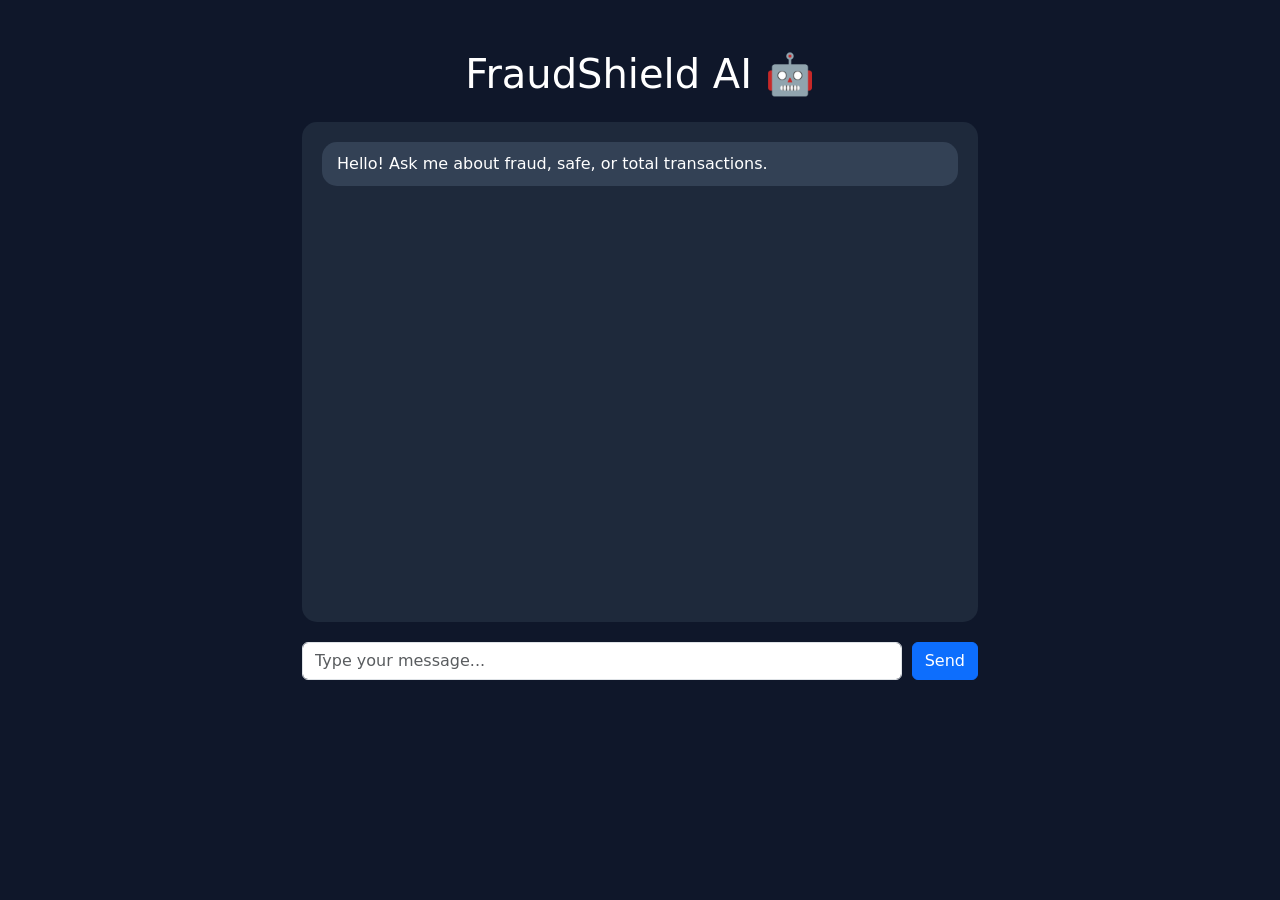
<file: backend/ai_assistant/templates/ai_assistant/chat.html>
<!DOCTYPE html>
<html lang="en">
<head>
    <meta charset="UTF-8">
    <meta name="viewport"
          content="width=device-width, initial-scale=1.0">

    <title>FraudShield AI Assistant</title>

    <link href="https://cdn.jsdelivr.net/npm/bootstrap@5.3.3/dist/css/bootstrap.min.css"
          rel="stylesheet">

    <style>

        body{
            background: #0f172a;
            color: white;
        }

        .chat-container{
            max-width: 700px;
            margin: 50px auto;
        }

        .chat-box{
            background: #1e293b;
            height: 500px;
            overflow-y: auto;
            padding: 20px;
            border-radius: 15px;
        }

        .user-message{
            background: #2563eb;
            padding: 10px 15px;
            border-radius: 15px;
            margin-bottom: 15px;
            text-align: right;
        }

        .bot-message{
            background: #334155;
            padding: 10px 15px;
            border-radius: 15px;
            margin-bottom: 15px;
        }

        .input-area{
            margin-top: 20px;
            display: flex;
            gap: 10px;
        }

    </style>

</head>
<body>

<div class="container chat-container">

    <h1 class="text-center mb-4">
        FraudShield AI 🤖
    </h1>

    <div id="chat-box" class="chat-box">

        <div class="bot-message">
            Hello! Ask me about fraud,
            safe, or total transactions.
        </div>

    </div>

    <div class="input-area">

        <input
            type="text"
            id="user-input"
            class="form-control"
            placeholder="Type your message..."
        >

        <button
            class="btn btn-primary"
            onclick="sendMessage()"
        >
            Send
        </button>

    </div>

</div>

<script>

async function sendMessage(){

    const input = document.getElementById(
        'user-input'
    );

    const message = input.value;

    if(message.trim() === ''){
        return;
    }

    const chatBox = document.getElementById(
        'chat-box'
    );

    // User Message

    chatBox.innerHTML += `
        <div class="user-message">
            ${message}
        </div>
    `;

    // Clear Input

    input.value = '';

    // Send to Django API

    const response = await fetch(
        '/ai-assistant/chat/',
        {
            method: 'POST',

            headers: {
                'Content-Type': 'application/json'
            },

            body: JSON.stringify({
                message: message
            })
        }
    );

    const data = await response.json();

    // Bot Reply

    chatBox.innerHTML += `
        <div class="bot-message">
            ${data.reply}
        </div>
    `;

    // Auto Scroll

    chatBox.scrollTop = chatBox.scrollHeight;
}

</script>

</body>
</html>
</file>
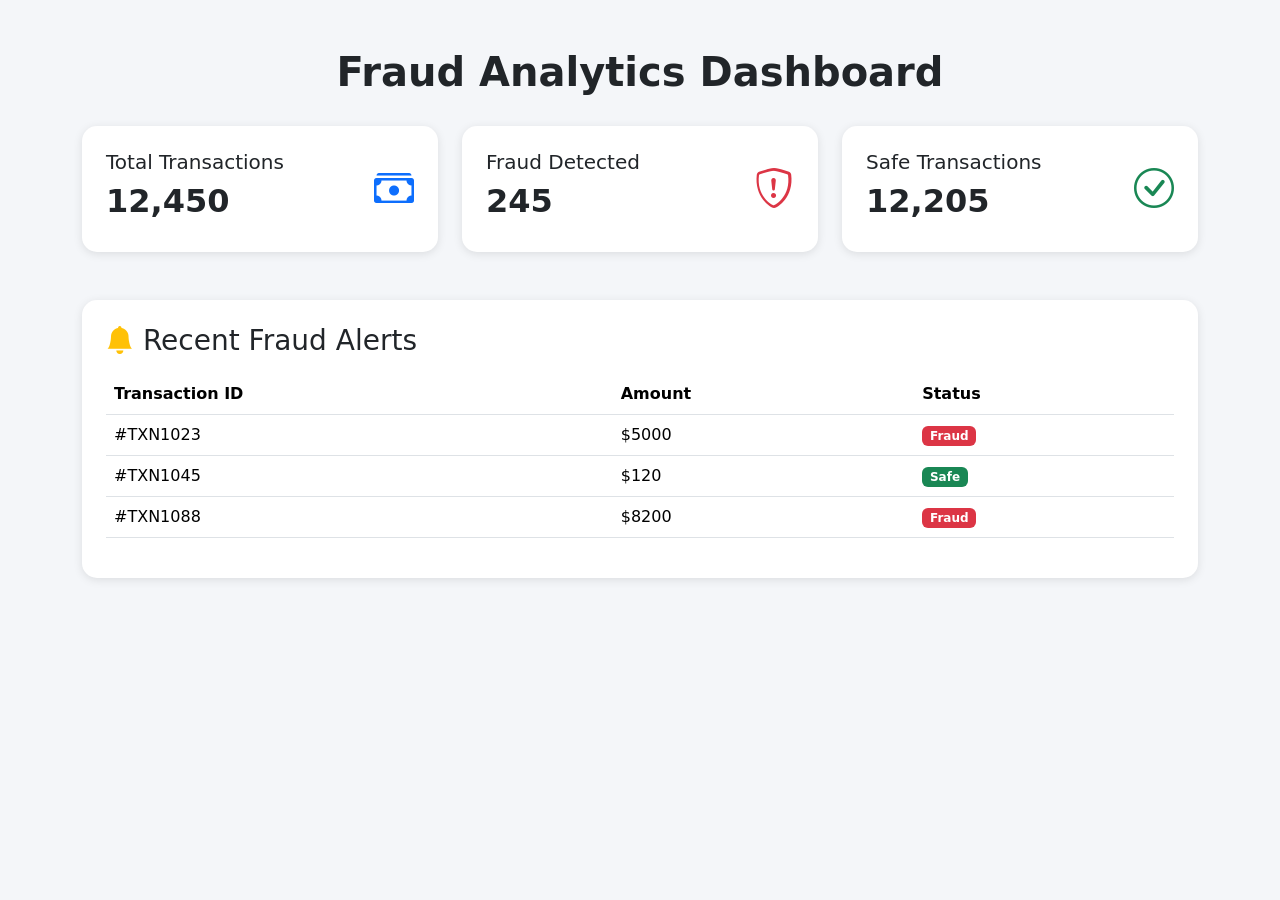
<file: backend/analytics_app/templates/analytics_app/dashboard.html>
<!DOCTYPE html>
<html lang="en">
<head>
    <meta charset="UTF-8">
    <meta name="viewport" content="width=device-width, initial-scale=1.0">
    <title>Fraud Analytics Dashboard</title>

    <!-- Bootstrap -->
    <link href="https://cdn.jsdelivr.net/npm/bootstrap@5.3.3/dist/css/bootstrap.min.css" rel="stylesheet">

    <!-- Bootstrap Icons -->
    <link rel="stylesheet"
    href="https://cdn.jsdelivr.net/npm/bootstrap-icons@1.11.3/font/bootstrap-icons.min.css">

    <style>
        body{
            background:#f4f6f9;
        }

        .dashboard-title{
            font-weight:bold;
            margin-bottom:30px;
        }

        .card{
            border:none;
            border-radius:15px;
            box-shadow:0 2px 10px rgba(0,0,0,0.1);
        }

        .icon{
            font-size:40px;
        }

        .card h2{
            font-weight:bold;
        }
    </style>
</head>

<body>

<div class="container py-5">

    <h1 class="dashboard-title text-center">
        Fraud Analytics Dashboard
    </h1>

    <div class="row g-4">

        <!-- Total Transactions -->
        <div class="col-md-4">
            <div class="card p-4">
                <div class="d-flex justify-content-between align-items-center">
                    <div>
                        <h5>Total Transactions</h5>
                        <h2>12,450</h2>
                    </div>

                    <i class="bi bi-cash-stack text-primary icon"></i>
                </div>
            </div>
        </div>

        <!-- Fraud Detected -->
        <div class="col-md-4">
            <div class="card p-4">
                <div class="d-flex justify-content-between align-items-center">
                    <div>
                        <h5>Fraud Detected</h5>
                        <h2>245</h2>
                    </div>

                    <i class="bi bi-shield-exclamation text-danger icon"></i>
                </div>
            </div>
        </div>

        <!-- Safe Transactions -->
        <div class="col-md-4">
            <div class="card p-4">
                <div class="d-flex justify-content-between align-items-center">
                    <div>
                        <h5>Safe Transactions</h5>
                        <h2>12,205</h2>
                    </div>

                    <i class="bi bi-check-circle text-success icon"></i>
                </div>
            </div>
        </div>

    </div>

    <!-- Recent Alerts -->
    <div class="card mt-5 p-4">
        <h3 class="mb-3">
            <i class="bi bi-bell-fill text-warning"></i>
            Recent Fraud Alerts
        </h3>

        <table class="table table-hover">
            <thead>
                <tr>
                    <th>Transaction ID</th>
                    <th>Amount</th>
                    <th>Status</th>
                </tr>
            </thead>

            <tbody>
                <tr>
                    <td>#TXN1023</td>
                    <td>$5000</td>
                    <td>
                        <span class="badge bg-danger">
                            Fraud
                        </span>
                    </td>
                </tr>

                <tr>
                    <td>#TXN1045</td>
                    <td>$120</td>
                    <td>
                        <span class="badge bg-success">
                            Safe
                        </span>
                    </td>
                </tr>

                <tr>
                    <td>#TXN1088</td>
                    <td>$8200</td>
                    <td>
                        <span class="badge bg-danger">
                            Fraud
                        </span>
                    </td>
                </tr>

            </tbody>
        </table>

    </div>

</div>

</body>
</html>
</file>
